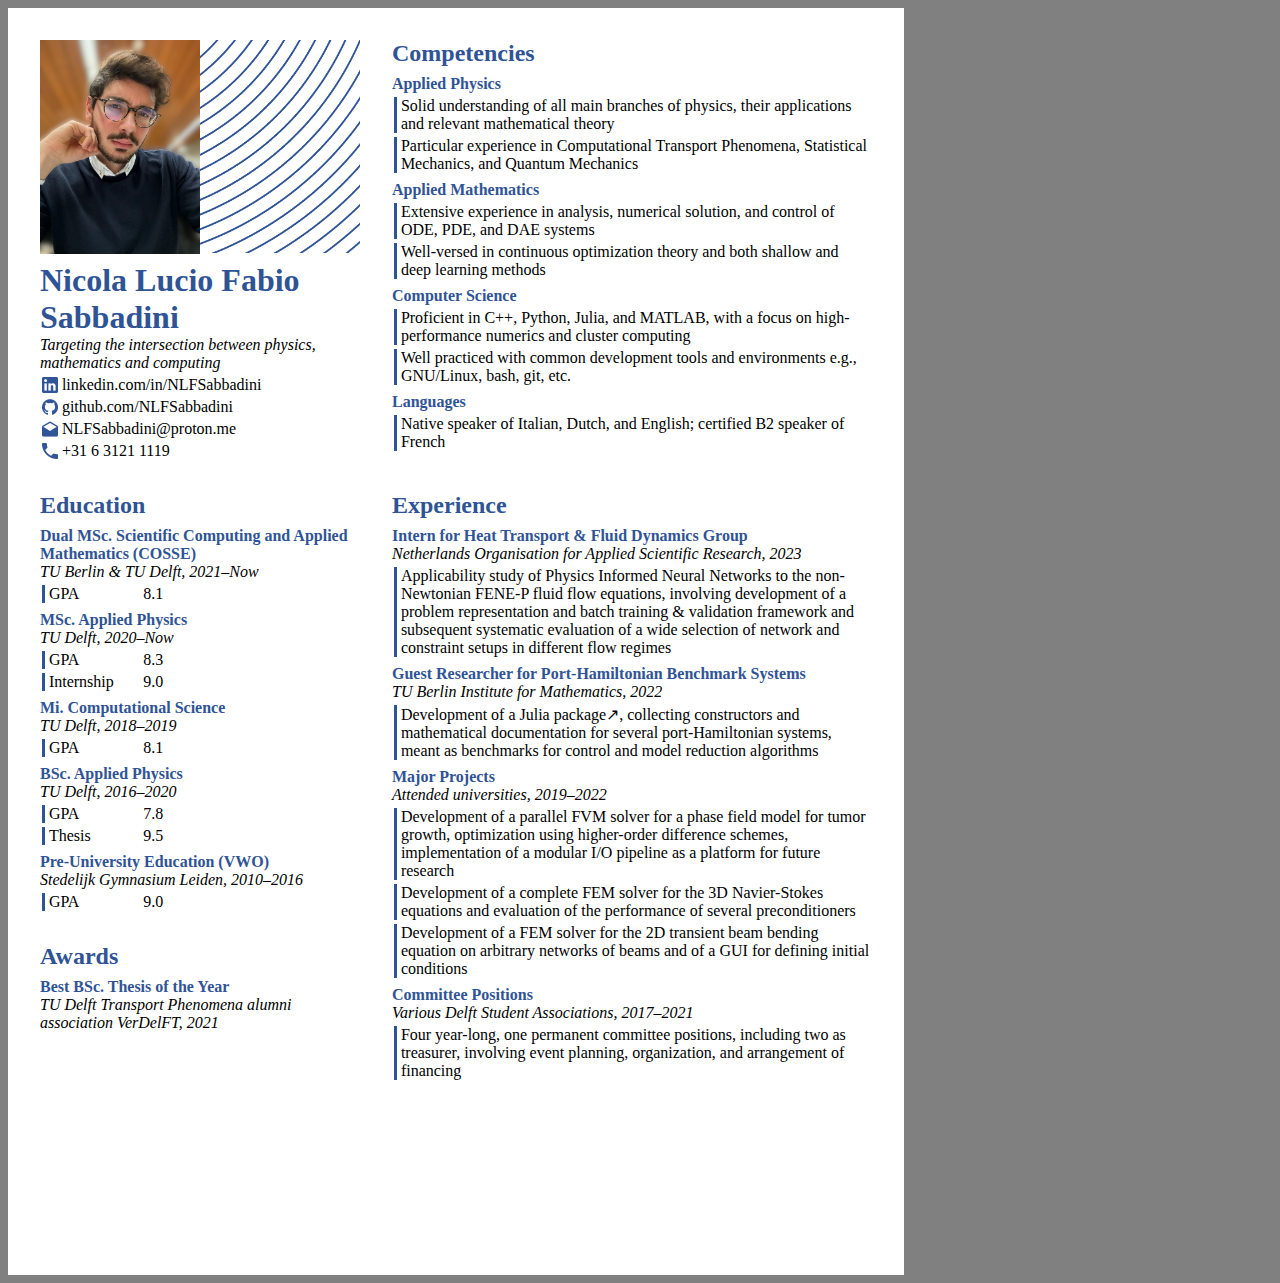
<file: index.html>
<head>
    <link rel="stylesheet" href="CV.css">
    <script src="margins.js"></script>
</head>
<body>
    <div id="page">
        <div class="profile-section">
            <div class="profile-pic">
                <img src="assets/portrait.png">
                <img src="assets/attractor.png">
            </div>
            <div class="profile-item" data-title="Nicola Lucio Fabio Sabbadini" data-sub="Targeting the intersection between physics, mathematics and computing">
                <a class="icon-text" href="https://www.linkedin.com/in/NLFSabbadini/"> 
                    <img src="assets/linkedin.png"> linkedin.com/in/NLFSabbadini
                </a>
                <a class="icon-text" href="https://github.com/NLFSabbadini">
                    <img src="assets/github.png"> github.com/NLFSabbadini
                </a>
                <a class="icon-text" href="mailto:NLFSabbadini@proton.me"> 
                    <img src="assets/email.png"> NLFSabbadini@proton.me
                </a> 
                <a class="icon-text" href="tel:+31631211119"> 
                    <img src="assets/phone.png"> +31 6 3121 1119
                </a>
            </div>
        </div>
        <div class="section" data-title="Competencies">
            <div class="item" data-title="Applied Physics">
                <p>Solid understanding of all main branches of physics, their applications and relevant mathematical theory</p>
                <p>Particular experience in Computational Transport Phenomena, Statistical Mechanics, and Quantum Mechanics</p>
            </div>
            <div class="item" data-title="Applied Mathematics">
                <p>Extensive experience in analysis, numerical solution, and control of ODE, PDE, and DAE systems</p>
                <p>Well-versed in continuous optimization theory and both shallow and deep learning methods</p>
            </div>
            <div class="item" data-title="Computer Science">
                <p>Proficient in C++, Python, Julia, and MATLAB, with a focus on high-performance numerics and cluster computing</p>
                <p>Well practiced with common development tools and environments e.g., GNU/Linux, bash, git, etc.</p>
            </div>
            <div class="item" data-title="Languages">
                <p>Native speaker of Italian, Dutch, and English; certified B2 speaker of French</p>
            </div>
        </div>
        <div class="section-container">
            <div class="section" data-title="Education">
                <div class="item" data-title="Dual MSc. Scientific Computing and Applied Mathematics (COSSE)" data-sub="TU Berlin & TU Delft, 2021&ndash;Now">
                    <div class="grade"><p>GPA</p><p>8.1</p></div>
                </div>
                <div class="item" data-title="MSc. Applied Physics" data-sub="TU Delft, 2020&ndash;Now">
                    <div class="grade"><p>GPA</p><p>8.3</p></div>
                    <div class="grade"><p>Internship</p><p>9.0</p></div>
                </div>
                <div class="item" data-title="Mi. Computational Science" data-sub="TU Delft, 2018&ndash;2019">
                    <div class="grade"><p>GPA</p><p>8.1</p></div>
                </div>
                <div class="item" data-title="BSc. Applied Physics" data-sub="TU Delft, 2016&ndash;2020">
                    <div class="grade"><p>GPA</p><p>7.8</p></div>
                    <div class="grade"><p>Thesis</p><p>9.5</p></div>
                </div>
                <div class="item" data-title="Pre-University Education (VWO)" data-sub="Stedelijk Gymnasium Leiden, 2010&ndash;2016">
                    <div class="grade"><p>GPA</p><p>9.0</p></div>
                </div>
            </div>
            <div class="section" data-title="Awards">
                <div class="item" data-title="Best BSc. Thesis of the Year" data-sub="TU Delft Transport Phenomena alumni association VerDelFT, 2021"></div>
            </div>
        </div>
        <div class="section" data-title="Experience">
            <div class="item" data-title="Intern for Heat Transport & Fluid Dynamics Group" data-sub="Netherlands Organisation for Applied Scientific Research, 2023">
                <p>Applicability study of Physics Informed Neural Networks to the non-Newtonian FENE-P fluid flow equations, involving development of a problem representation and batch training & validation framework and subsequent systematic evaluation of a wide selection of network and constraint setups in different flow regimes</p>
            </div>
            <div class="item" data-title="Guest Researcher for Port-Hamiltonian Benchmark Systems" data-sub="TU Berlin Institute for Mathematics, 2022">
                <p>Development of a <a class="inline" href="https://github.com/Algopaul/PortHamiltonianBenchmarkSystems.jl/">Julia package</a>, collecting constructors and mathematical documentation for several port-Hamiltonian systems, meant as benchmarks for control and model reduction algorithms</p>
            </div>
            <div class="item" data-title="Major Projects" data-sub="Attended universities, 2019&ndash;2022">
                <p>Development of a parallel FVM solver for a phase field model for tumor growth, optimization using higher-order difference schemes, implementation of a modular I/O pipeline as a platform for future research</p>
                <p>Development of a complete FEM solver for the 3D Navier-Stokes equations and evaluation of the performance of several preconditioners</p>
                <p>Development of a FEM solver for the 2D transient beam bending equation on arbitrary networks of beams and of a GUI for defining initial conditions</p>
            </div>
            <div class="item" data-title="Committee Positions" data-sub="Various Delft Student Associations, 2017&ndash;2021">
                <p>Four year-long, one permanent committee positions, including two as treasurer, involving event planning, organization, and arrangement of financing</p>
            </div>
        </div>
    </div>
</body>
</file>
<file: CV.css>
@media print {
	@page {
		size: auto;
		margin: 0;
	}

    body * {
        visibility: hidden;
    }

    #page, #page * {
        visibility: visible;
    }
}

@font-face {
	font-family: 'C';
	src: url('fonts/cantarell/Cantarell-Regular.woff') format('woff');
}

body {
	background-color: gray;

	--normal-color: black;
	--accent-color: #2F5496;
	--background-color: white;

	--font: 'Cantarell';
	--huge-font-size: 2em;
	--large-font-size: 1.5em;
	--normal-font-size: 1em;
	--accent-font-weight: bold;
	--accent-font-style: oblique;

	--page-aspect-ratio: 0.70711;
	--column-width-1: 20em;
	--column-width-2: 30em;
	--min-page-margins: 2em;
	
	--row-break: 2em;
	--column-break: 2em;
	--section-break: 2em;
	--item-break: 0.5em;
	--subitem-break: 0.25em;
}

#page {
	background-color: var(--background-color);
	
	width: fit-content;
	height: fit-content;
	padding: var(--min-page-margins);
	
	display: grid;
	grid-template-columns: var(--column-width-1) var(--column-width-2);
	column-gap: var(--column-break);
	row-gap: var(--row-break);

	font-family: var(--font);
	font-variant-numeric: tabular-nums;
}

div.section-container {
	height: fit-content;
	display: grid;
	grid-template-columns: auto;
	row-gap: var(--section-break);
}

div.section, div.profile-section {
	height: fit-content;
	display: grid;
	grid-template-columns: auto;
	row-gap: var(--item-break);
}

div.section::before {
	content: attr(data-title);
	font-weight: var(--accent-font-weight);
	font-size: var(--large-font-size);
	color: var(--accent-color);
}

div.item, div.profile-item {
	height: fit-content;
	display: grid;
	grid-template-columns: auto;
}

div.item::before, div.profile-item::before {
	content: attr(data-title);
	font-weight: var(--accent-font-weight);
	font-size: var(--normal-font-size);
	color: var(--accent-color);
}

div.profile-item::before {
	font-size: var(--huge-font-size);
}

div.item::after, div.profile-item::after {
	grid-row: 2;
	content: attr(data-sub);
	font-style: var(--accent-font-style);
	font-size: var(--normal-font-size);
	color: var(--normal-color);
}

div.item > *, div.profile-item > * {
	margin-top: var(--subitem-break);
}

div.item > * {
	font-size: var(--normal-font-size);
	color: var(--normal-color);

	border-left-style: solid;
	border-left-width: 2.5pt;
	border-left-color: var(--accent-color);
	padding-left: var(--subitem-break);
	margin-left: 0.05cm;
}

p {
	margin: 0;
}

a {
	color: var(--normal-color);
	text-decoration: none;
}

a.inline::after {
	content: "\2197";
}

a.icon-text {
	height: fit-content;
	width: fit-content;
	display: grid;
	grid-template-columns: auto auto;
	column-gap: var(--subitem-break);
	margin-left: 0.05cm;
	align-items: center;
}

a.icon-text > img {
	max-height: 1em;
	filter: invert(28%) sepia(10%) saturate(6615%) hue-rotate(192deg) brightness(95%) contrast(84%);
}

div.profile-pic {
	display: grid;
	height: fit-content;
	grid-template-columns: 50% 50%;
}

div.profile-pic > * {
	max-width: 100%;
	max-height: 100%;
}

div.grade {
	display: grid;
	height: fit-content;
	grid-template-columns: 2.5cm auto;
}
</file>
